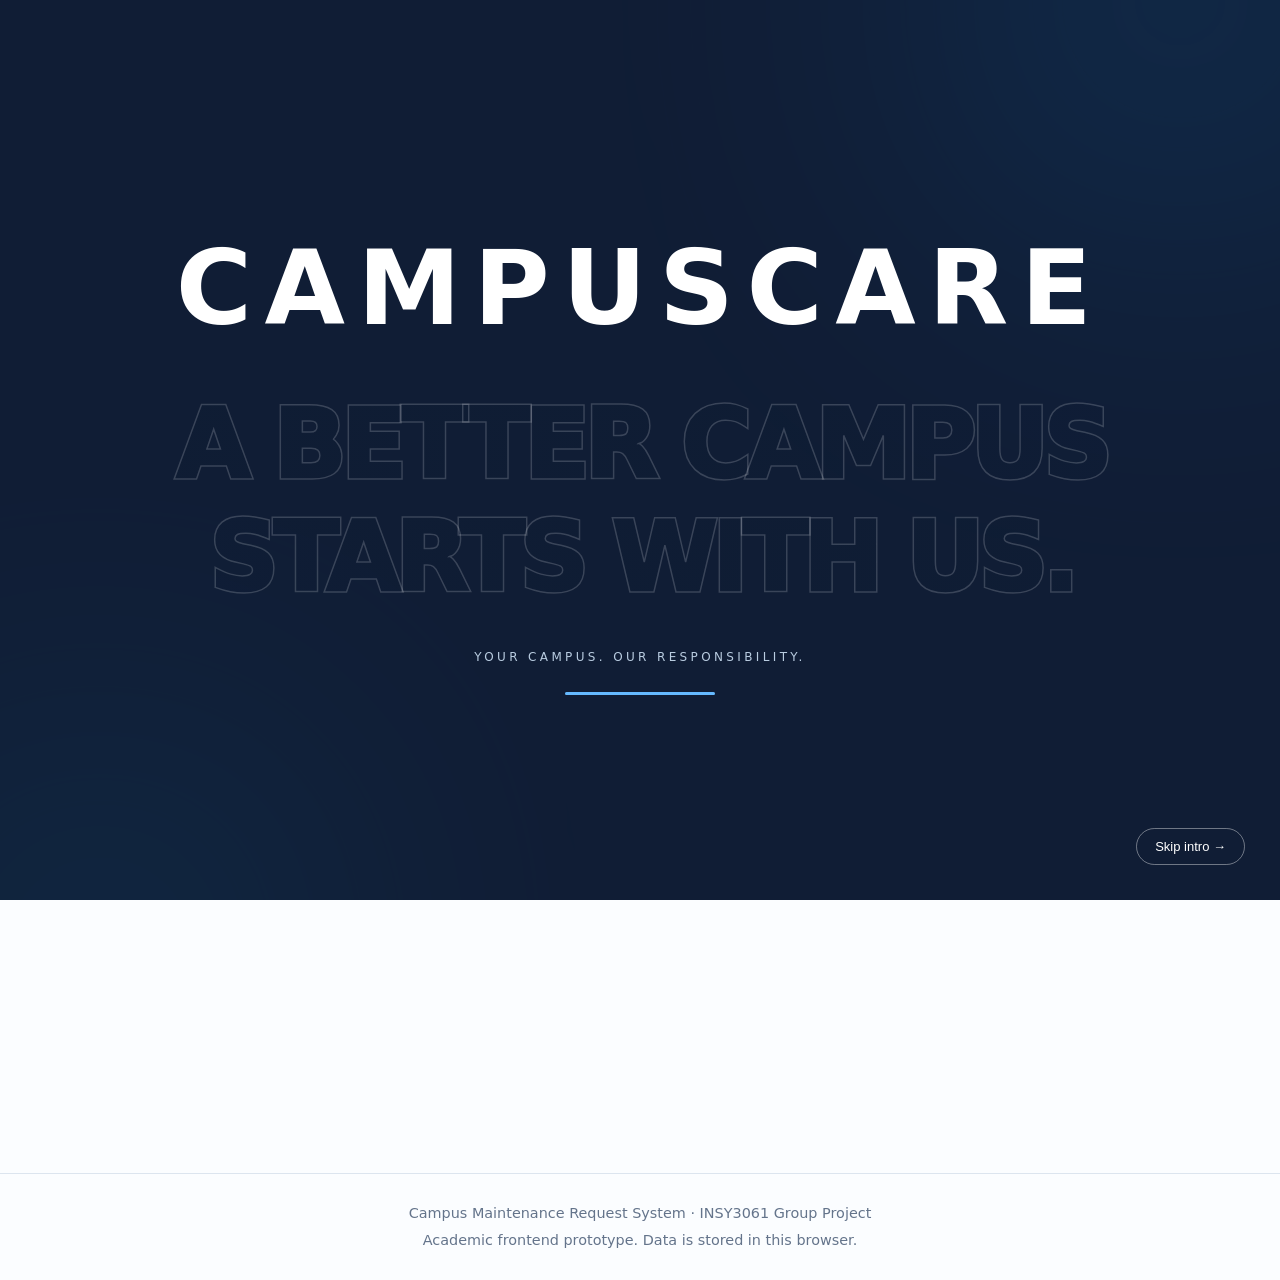
<file: index.html>
<!DOCTYPE html>
<html lang="en">
<head>
    <meta charset="UTF-8">
    <meta name="viewport" content="width=device-width, initial-scale=1.0">
    <meta name="description" content="Campus Maintenance Request System">
    <title>CampusCare | A Better Campus Starts With Us</title>

    <link rel="stylesheet" href="css/style.css">

    <style>
        /* INTRO SCREEN */
        .intro-screen {
            display: none;
            position: fixed;
            inset: 0;
            z-index: 9999;
            background: #101d35;
            justify-content: center;
            align-items: center;
            flex-direction: column;
            text-align: center;
            overflow: hidden;
            padding: 24px;
        }

        html.show-intro .intro-screen {
            display: flex;
        }

        html.show-intro body > :not(.intro-screen) {
            opacity: 0;
            pointer-events: none;
        }

        body > header,
        body > main,
        body > footer {
            transition: opacity 0.9s ease;
        }

        .intro-screen::before {
            content: "";
            position: absolute;
            width: 500px;
            height: 500px;
            background: #1768a8;
            filter: blur(150px);
            opacity: 0.22;
            border-radius: 50%;
            top: -250px;
            right: -150px;
        }

        .intro-screen::after {
            content: "";
            position: absolute;
            width: 400px;
            height: 400px;
            background: #168bba;
            filter: blur(150px);
            opacity: 0.16;
            border-radius: 50%;
            bottom: -250px;
            left: -100px;
        }

        .intro-content {
            position: relative;
            z-index: 2;
            width: 100%;
        }

        .intro-brand {
            color: #ffffff;
            font-size: clamp(2.8rem, 9vw, 6.5rem);
            font-weight: 900;
            letter-spacing: 0.12em;
            margin: 0 0 22px;
            opacity: 0;
            animation: intro-reveal 0.9s ease forwards;
        }

        /* IMAGE MASKED INSIDE THE HEADING */
        .masked-heading {
            display: flex;
            flex-direction: column;
            align-items: center;
            gap: 8px;
            margin: 0;
        }

        .masked-line {
            display: block;
            font-size: clamp(2rem, 7.5vw, 6rem);
            font-weight: 1000;
            line-height: 1.1;
            letter-spacing: -0.055em;
                  -webkit-text-stroke: 1.5px rgba(255, 255, 255, 0.18);
            background-image:
                linear-gradient(
                    90deg,
                    rgba(8, 25, 48, 0.1),
                    rgba(8, 25, 48, 0.1)
                ),
                url("https://images.unsplash.com/photo-1562774053-701939374585?auto=format&fit=crop&w=1800&q=85");

            background-size: 200% auto;
            background-position: 0% center;
            background-clip: text;
            -webkit-background-clip: text;
            color: transparent;
            -webkit-text-fill-color: transparent;

            opacity: 0;
            animation:
                heading-reveal 3.5s ease forwards,
                image-move 8s linear infinite;
        }

        .masked-line:nth-child(1) {
            animation-delay: 0.8s, 0s;
        }

        .masked-line:nth-child(2) {
            animation-delay: 1.6s, 0s;
        }

        .intro-caption {
            color: #b9cce0;
            font-size: 12px;
            letter-spacing: 0.28em;
            text-transform: uppercase;
            margin-top: 35px;
            opacity: 0;
            animation: intro-reveal 0.8s ease 2.4s forwards;
        }

        .intro-loader {
            width: 150px;
            height: 3px;
            background: rgba(255, 255, 255, 0.15);
            margin: 25px auto 0;
            overflow: hidden;
            border-radius: 10px;
            opacity: 0;
            animation: intro-reveal 0.5s ease 2.5s forwards;
        }

        .intro-loader span {
            display: block;
            height: 100%;
            width: 100%;
            background: #65b9ff;
            transform: scaleX(0);
            transform-origin: left;
            animation: loading 1.5s ease 2.7s forwards;
        }

        .skip-intro {
            position: absolute;
            z-index: 3;
            bottom: 35px;
            right: 35px;
            background: transparent;
            border: 1px solid rgba(255, 255, 255, 0.4);
            color: #ffffff;
            padding: 10px 18px;
            border-radius: 30px;
            cursor: pointer;
            font-size: 13px;
            transition: background 0.3s ease;
        }

        .skip-intro:hover {
            background: rgba(255, 255, 255, 0.12);
        }

        .intro-screen.is-leaving {
            animation: intro-fade-out 0.8s ease forwards;
            pointer-events: none;
        }

        @keyframes intro-reveal {
            from {
                opacity: 0;
                transform: translateY(25px);
            }
            to {
                opacity: 1;
                transform: translateY(0);
            }
        }

        @keyframes heading-reveal {
            from {
                opacity: 0;
                transform: translateY(35px);
                filter: blur(10px);
            }
            to {
                opacity: 1;
                transform: translateY(0);
                filter: blur(0);
            }
        }

        @keyframes image-move {
            from {
                background-position: 0% center;
            }
            to {
                background-position: 100% center;
            }
        }

        @keyframes loading {
            to {
                transform: scaleX(1);
            }
        }

        @keyframes intro-fade-out {
            to {
                opacity: 0;
                visibility: hidden;
            }
        }

        @media (max-width: 600px) {
            .skip-intro {
                bottom: 20px;
                right: 20px;
            }

            .intro-caption {
                font-size: 10px;
                letter-spacing: 0.16em;
            }
        }

        @media (prefers-reduced-motion: reduce) {
            .intro-screen,
            .intro-screen * {
                animation-duration: 0.01ms !important;
                animation-iteration-count: 1 !important;
                transition-duration: 0.01ms !important;
            }
        }

        /* ORGANIC SWARM CURSOR */
.hero {
    position: relative;
    isolation: isolate;
    overflow: hidden;
}

#swarm-canvas {
    position: absolute;
    inset: 0;
    width: 100%;
    height: 100%;
    z-index: 0;
    pointer-events: none;
}

.hero > *:not(#swarm-canvas) {
    position: relative;
    z-index: 1;
}

@media (hover: none), (pointer: coarse),
       (prefers-reduced-motion: reduce) {
    #swarm-canvas {
        display: none;
    }
}
    </style>

    <script>
       // Show the intro every time the homepage loads.
document.documentElement.classList.add("show-intro");
    </script>
</head>

<body>

    <!-- CAMPUSCARE INTRO ANIMATION -->
    <section class="intro-screen" id="intro-screen" aria-label="CampusCare introduction">

        <div class="intro-content">

            <h1 class="intro-brand">CAMPUSCARE</h1>

            <h2 class="masked-heading">
                <span class="masked-line">A BETTER CAMPUS</span>
                <span class="masked-line">STARTS WITH US.</span>
            </h2>

            <p class="intro-caption">
                Your campus. Our responsibility.
            </p>

            <div class="intro-loader">
                <span></span>
            </div>

        </div>

        <button class="skip-intro" id="skip-intro" type="button">
            Skip intro →
        </button>

    </section>


    <!-- EXISTING CAMPUSCARE WEBSITE -->

    <header class="site-header">
        <a class="brand" href="index.html">CampusCare</a>

        <nav aria-label="Main navigation">
            <a href="index.html">Home</a>
            <a href="about.html">About</a>
            <a class="button button-small" href="login.html">Sign in</a>
        </nav>
    </header>

    <main>

        <section class="hero">
          <canvas id="swarm-canvas" aria-hidden="true"></canvas>
            <p class="eyebrow">Wollo University · Campus services</p>

            <h1>Report it. Track it. <span>Get it fixed.</span></h1>

            <p class="hero-copy">
                A simple way for students to report campus maintenance
                problems and follow their progress.
            </p>

            <div class="hero-actions">
                <a class="button" href="register.html">
                    Create student account
                </a>

                <a class="button button-outline" href="login.html">
                    Sign in
                </a>
            </div>
        </section>


        <section class="features" aria-labelledby="features-title">

            <div class="section-heading scroll-reveal">
                <p class="eyebrow">How it works</p>
                <h2 id="features-title">
                    Maintenance requests, made clearer
                </h2>
            </div>

            <div class="feature-grid">

                <article class="feature-card scroll-reveal">
                    <div class="feature-icon" aria-hidden="true">01</div>
                    <h3>Submit a request</h3>
                    <p>
                        Describe the issue, choose its category and tell
                        the maintenance team where it happened.
                    </p>
                </article>

                <article class="feature-card scroll-reveal">
                    <div class="feature-icon" aria-hidden="true">02</div>
                    <h3>Track progress</h3>
                    <p>
                        Check whether your request is pending, being
                        worked on or completed.
                    </p>
                </article>

                <article class="feature-card scroll-reveal">
                    <div class="feature-icon" aria-hidden="true">03</div>
                    <h3>Manage efficiently</h3>
                    <p>
                        Administrators can review, search and update
                        submitted maintenance requests.
                    </p>
                </article>

            </div>
        </section>

    </main>


    <footer class="site-footer scroll-reveal">
        <p>Campus Maintenance Request System · INSY3061 Group Project</p>
        <p class="small-note">
            Academic frontend prototype. Data is stored in this browser.
        </p>
    </footer>


    <!-- INTRO ANIMATION CONTROL -->
    <script>
        (function () {
            const intro = document.getElementById("intro-screen");
            const skipButton = document.getElementById("skip-intro");
            const html = document.documentElement;

            if (!html.classList.contains("show-intro")) {
                return;
            }

            let finished = false;

            function finishIntro() {
                if (finished) return;

                finished = true;
                intro.classList.add("is-leaving");

                setTimeout(function () {
                    html.classList.remove("show-intro");
                    intro.remove();
                }, 850);
            }

            // Automatically finish the intro after approximately 4.5 seconds.
            const introTimer = setTimeout(finishIntro, 4500);

            // Allow visitors to skip the animation.
            skipButton.addEventListener("click", function () {
                clearTimeout(introTimer);
                finishIntro();
            });
        })();



/* CAMPUSCARE - ORGANIC PARTICLE SWARM */
(function () {
    const hero = document.querySelector(".hero");
    const canvas = document.getElementById("swarm-canvas");

    if (!hero || !canvas) return;

    if (
        window.matchMedia("(hover: none), (pointer: coarse)").matches ||
        window.matchMedia("(prefers-reduced-motion: reduce)").matches
    ) return;

    const ctx = canvas.getContext("2d");
    if (!ctx) return;

    let width = 0;
    let height = 0;
    let animationFrame;
    let idleFrames = 0;
    let hasSeeded = false;
    let time = 0;

    const mouse = {
        x: -1000,
        y: -1000,
        active: false
    };

    const colors = [
        "#38bdf8",
        "#22d3ee",
        "#60a5fa",
        "#0ea5e9",
        "#a5f3fc"
    ];

    const particles = [];
    const particleCount = 75;

    for (let i = 0; i < particleCount; i++) {
        const angle = Math.random() * Math.PI * 2;

        // Smaller swarm radius
        const distance = Math.random() * 25 + 5;

        particles.push({
            x: 0,
            y: 0,
            vx: 0,
            vy: 0,

            offsetX: Math.cos(angle) * distance,
            offsetY: Math.sin(angle) * distance,

            phase: Math.random() * Math.PI * 2,
            speed: Math.random() * 0.018 + 0.005,

            // Smaller, sharper particles
            size: Math.random() * 0.8 + 0.5,

            color: colors[Math.floor(Math.random() * colors.length)]
        });
    }

    function resizeCanvas() {
        const rect = hero.getBoundingClientRect();
        const dpr = Math.min(window.devicePixelRatio || 1, 2);

        width = rect.width;
        height = rect.height;

        canvas.width = width * dpr;
        canvas.height = height * dpr;

        ctx.setTransform(dpr, 0, 0, dpr, 0, 0);
    }

    resizeCanvas();
    window.addEventListener("resize", resizeCanvas);

    hero.addEventListener("pointermove", function (event) {
        const rect = hero.getBoundingClientRect();

        mouse.x = event.clientX - rect.left;
        mouse.y = event.clientY - rect.top;
        mouse.active = true;

        idleFrames = 0;

        if (!hasSeeded) {
            particles.forEach(function (p) {
                p.x = mouse.x + (Math.random() - 0.5) * 50;
                p.y = mouse.y + (Math.random() - 0.5) * 50;
            });

            hasSeeded = true;
        }
    });

    hero.addEventListener("pointerleave", function () {
        mouse.active = false;
    });

    // Draw crisp particles without blur or glow.
    function drawParticle(p, alpha) {
        ctx.globalAlpha = alpha;
        ctx.fillStyle = p.color;

        ctx.beginPath();
        ctx.arc(p.x, p.y, p.size, 0, Math.PI * 2);
        ctx.fill();

        ctx.globalAlpha = 1;
    }

    function animate() {
        animationFrame = requestAnimationFrame(animate);
        time += 1;

        // Fade old particle trails.
        ctx.globalCompositeOperation = "destination-out";
        ctx.fillStyle = "rgba(0,0,0,0.12)";
        ctx.fillRect(0, 0, width, height);
        ctx.globalCompositeOperation = "source-over";

        if (mouse.active) {
            idleFrames = 0;
        } else {
            idleFrames++;
        }

        const fade = Math.max(0, 1 - idleFrames / 100);

        if (fade <= 0 || !hasSeeded) return;

        particles.forEach(function (p) {
            if (mouse.active) {
                p.phase += p.speed;

                const wobbleX = Math.sin(time * 0.012 + p.phase) * 4;
                const wobbleY = Math.cos(time * 0.015 + p.phase) * 4;

                const targetX = mouse.x + p.offsetX + wobbleX;
                const targetY = mouse.y + p.offsetY + wobbleY;

                p.vx += (targetX - p.x) * 0.025;
                p.vy += (targetY - p.y) * 0.025;
            }

            // Natural momentum and friction.
            p.vx *= 0.89;
            p.vy *= 0.89;

            p.x += p.vx;
            p.y += p.vy;

            drawParticle(p, fade);
        });

        // Fine connecting lines between nearby particles.
        if (mouse.active) {
            for (let i = 0; i < particles.length; i++) {
                for (let j = i + 1; j < particles.length; j++) {
                    const a = particles[i];
                    const b = particles[j];

                    const dx = a.x - b.x;
                    const dy = a.y - b.y;
                    const distance = Math.sqrt(dx * dx + dy * dy);

                    if (distance < 35) {
                        const opacity = (1 - distance / 35) * 0.18;

                        ctx.beginPath();
                        ctx.moveTo(a.x, a.y);
                        ctx.lineTo(b.x, b.y);

                        ctx.strokeStyle =
                            "rgba(56, 189, 248," + opacity + ")";

                        ctx.lineWidth = 0.4;
                        ctx.stroke();
                    }
                }
            }
        }
    }

    animate();

    window.addEventListener("pagehide", function () {
        cancelAnimationFrame(animationFrame);
        window.removeEventListener("resize", resizeCanvas);
    });
})();




/* CAMPUSCARE - SCROLL REVEAL */
(function () {
    const elements = document.querySelectorAll(".scroll-reveal");

    // Respect reduced-motion preferences.
    if (window.matchMedia("(prefers-reduced-motion: reduce)").matches) {
        elements.forEach(function (element) {
            element.classList.add("is-visible");
        });
        return;
    }

    // If IntersectionObserver is unsupported, show everything.
    if (!("IntersectionObserver" in window)) {
        elements.forEach(function (element) {
            element.classList.add("is-visible");
        });
        return;
    }

    document.body.classList.add("reveal-enabled");

    const observer = new IntersectionObserver(function (entries) {
        entries.forEach(function (entry) {
            if (entry.isIntersecting) {
                entry.target.classList.add("is-visible");
                observer.unobserve(entry.target);
            }
        });
    }, {
        threshold: 0.1,
        rootMargin: "0px 0px -20px 0px"
    });

    elements.forEach(function (element) {
        observer.observe(element);
    });
})();
    </script>



</body>
</html>
</file>
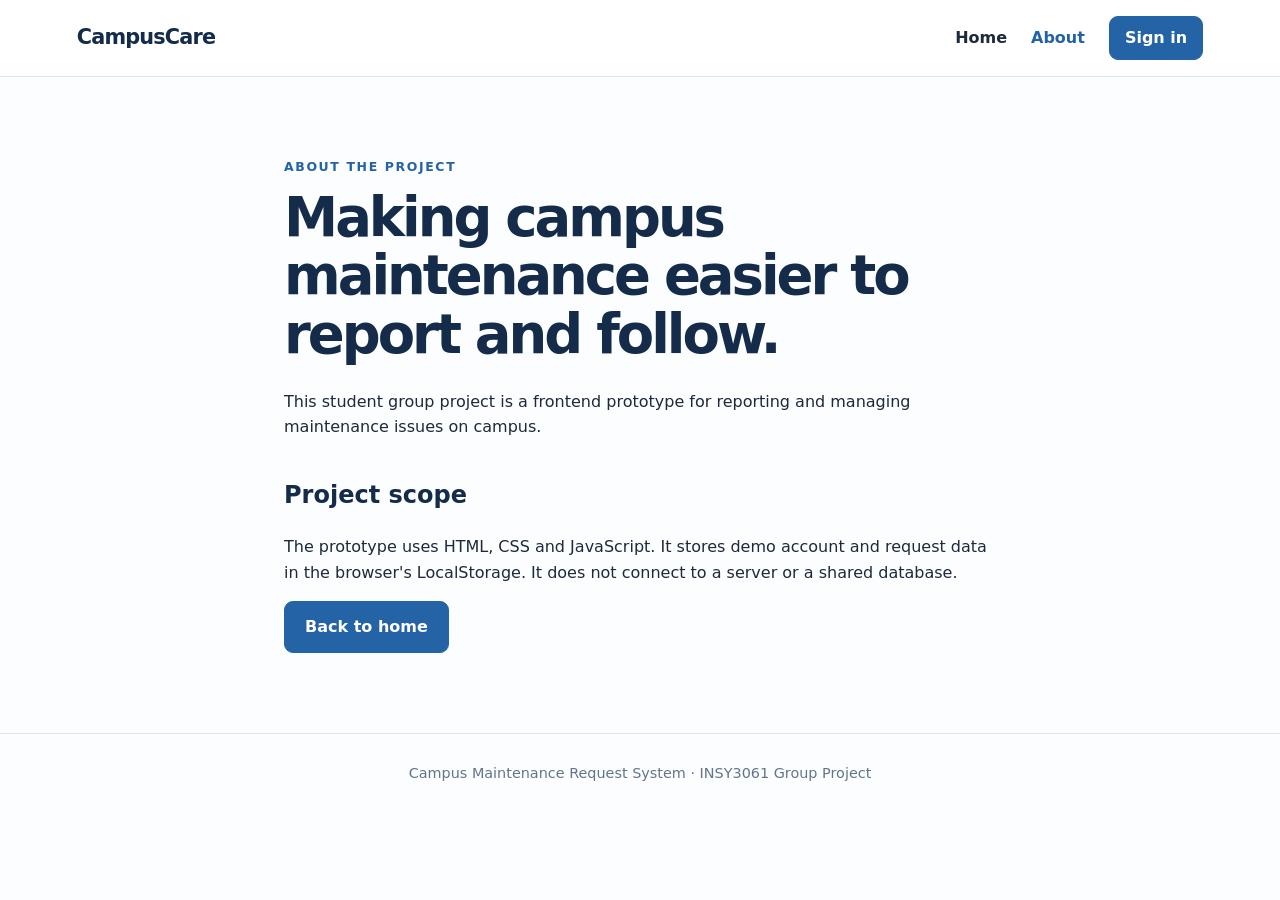
<file: about.html>
<!DOCTYPE html>
<html lang="en">
<head>
  <meta charset="UTF-8">
  <meta name="viewport" content="width=device-width, initial-scale=1.0">
  <title>About | CampusCare</title>
  <link rel="stylesheet" href="css/style.css">
</head>
<body>
  <header class="site-header">
    <a class="brand" href="index.html">CampusCare</a>
    <nav aria-label="Main navigation">
      <a href="index.html">Home</a>
      <a href="about.html" aria-current="page">About</a>
      <a class="button button-small" href="login.html">Sign in</a>
    </nav>
  </header>
  <main class="narrow-page">
    <p class="eyebrow">About the project</p>
    <h1>Making campus maintenance easier to report and follow.</h1>
    <p>This student group project is a frontend prototype for reporting and managing maintenance issues on campus.</p>
    <h2>Project scope</h2>
    <p>The prototype uses HTML, CSS and JavaScript. It stores demo account and request data in the browser's LocalStorage. It does not connect to a server or a shared database.</p>
    <a class="button" href="index.html">Back to home</a>
  </main>
  <footer class="site-footer"><p>Campus Maintenance Request System · INSY3061 Group Project</p></footer>
</body>
</html>
</file>
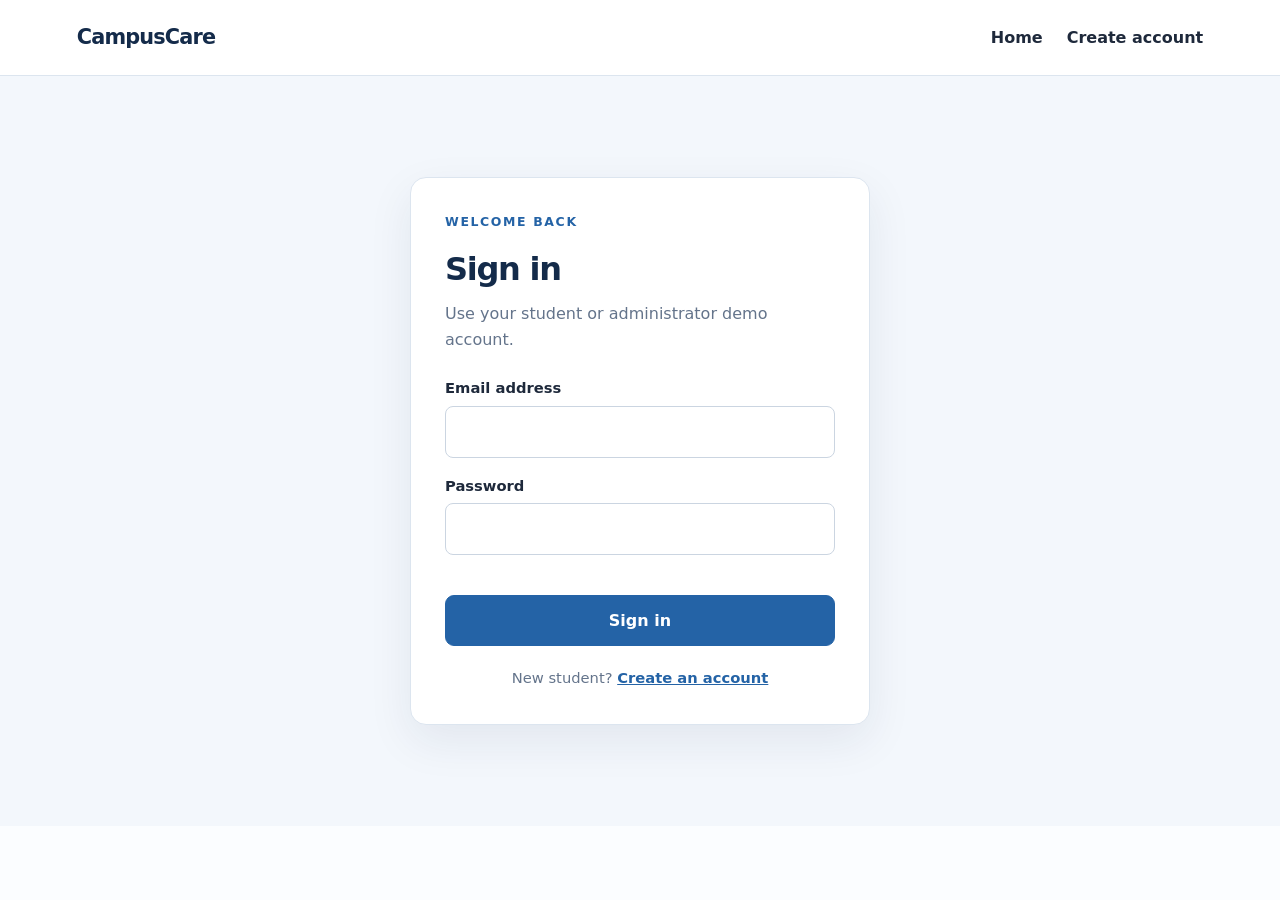
<file: login.html>
<!DOCTYPE html>
<html lang="en">
<head>
  <meta charset="UTF-8">
  <meta name="viewport" content="width=device-width, initial-scale=1.0">
  <title>Sign in | CampusCare</title>
  <link rel="stylesheet" href="css/style.css">
  <link rel="stylesheet" href="css/auth.css">
</head>
<body>
  <header class="site-header">
    <a class="brand" href="index.html">CampusCare</a>
    <nav aria-label="Main navigation"><a href="index.html">Home</a><a href="register.html">Create account</a></nav>
  </header>
  <main class="auth-wrap">
    <form class="auth-card" id="login-form" novalidate>
      <p class="eyebrow">Welcome back</p>
      <h1>Sign in</h1>
      <p class="muted">Use your student or administrator demo account.</p>
      <label for="email">Email address</label>
      <input id="email" name="email" type="email" autocomplete="username" required>
      <label for="password">Password</label>
      <input id="password" name="password" type="password" autocomplete="current-password" required>
      <p class="form-message" id="login-message" role="alert"></p>
      <button class="button full-width" type="submit">Sign in</button>
      <p class="auth-switch">New student? <a href="register.html">Create an account</a></p>
    </form>
  </main>
  <script src="js/storage.js"></script>
  <script src="js/auth.js"></script>
</body>
</html>
</file>
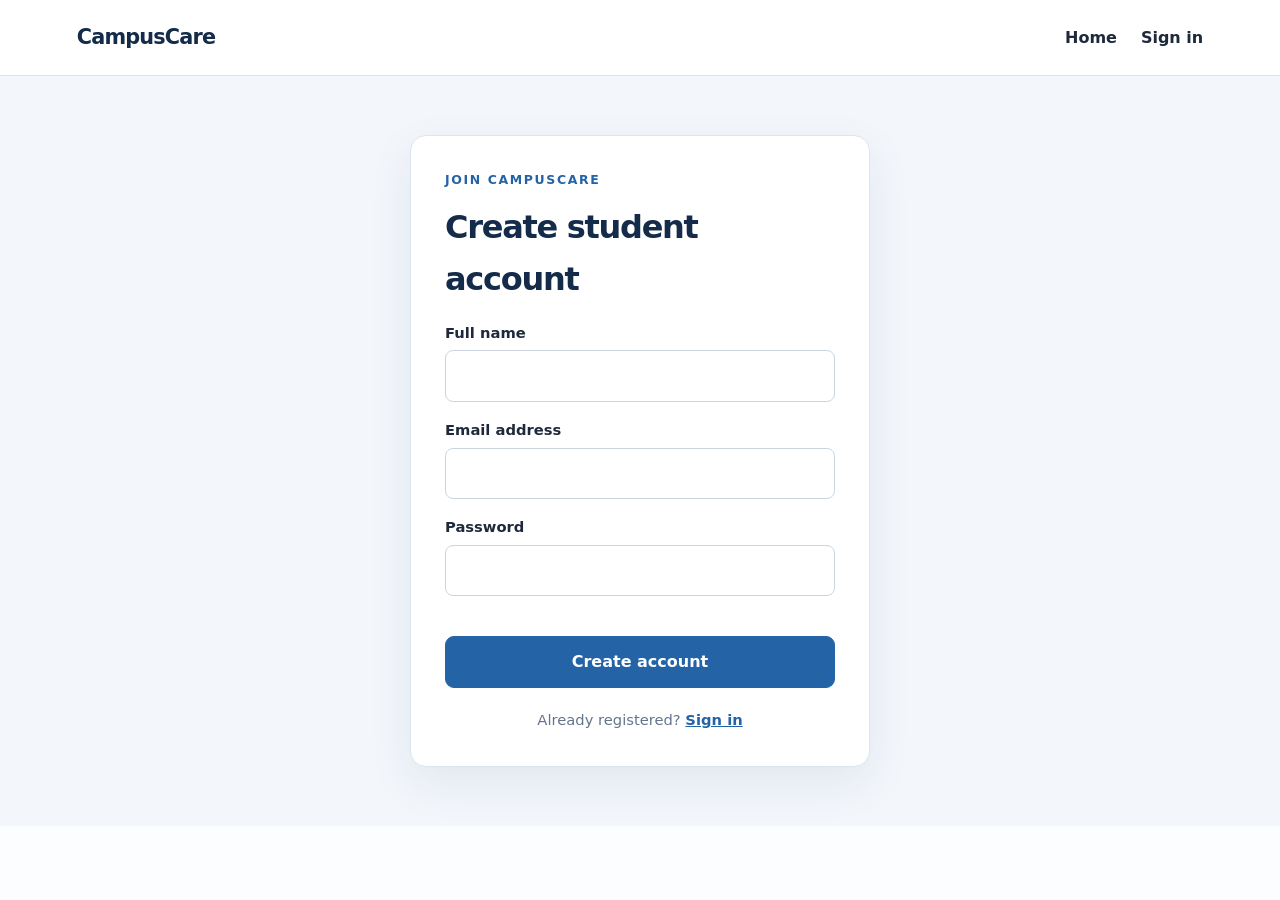
<file: register.html>
<!DOCTYPE html>
<html lang="en">
<head>
  <meta charset="UTF-8">
  <meta name="viewport" content="width=device-width, initial-scale=1.0">
  <title>Register | CampusCare</title>
  <link rel="stylesheet" href="css/style.css">
  <link rel="stylesheet" href="css/auth.css">
</head>
<body>
  <header class="site-header">
    <a class="brand" href="index.html">CampusCare</a>
    <nav aria-label="Main navigation"><a href="index.html">Home</a><a href="login.html">Sign in</a></nav>
  </header>
  <main class="auth-wrap">
    <form class="auth-card" id="register-form" novalidate>
      <p class="eyebrow">Join CampusCare</p>
      <h1>Create student account</h1>
      <label for="full-name">Full name</label>
      <input id="full-name" name="fullName" type="text" autocomplete="name" required minlength="2">
      <label for="reg-email">Email address</label>
      <input id="reg-email" name="email" type="email" autocomplete="email" required>
      <label for="reg-password">Password</label>
      <input id="reg-password" name="password" type="password" autocomplete="new-password" required minlength="6">
      <p class="form-message" id="register-message" role="alert"></p>
      <button class="button full-width" type="submit">Create account</button>
      <p class="auth-switch">Already registered? <a href="login.html">Sign in</a></p>
    </form>
  </main>
  <script src="js/storage.js"></script>
  <script src="js/auth.js"></script>
</body>
</html>
</file>
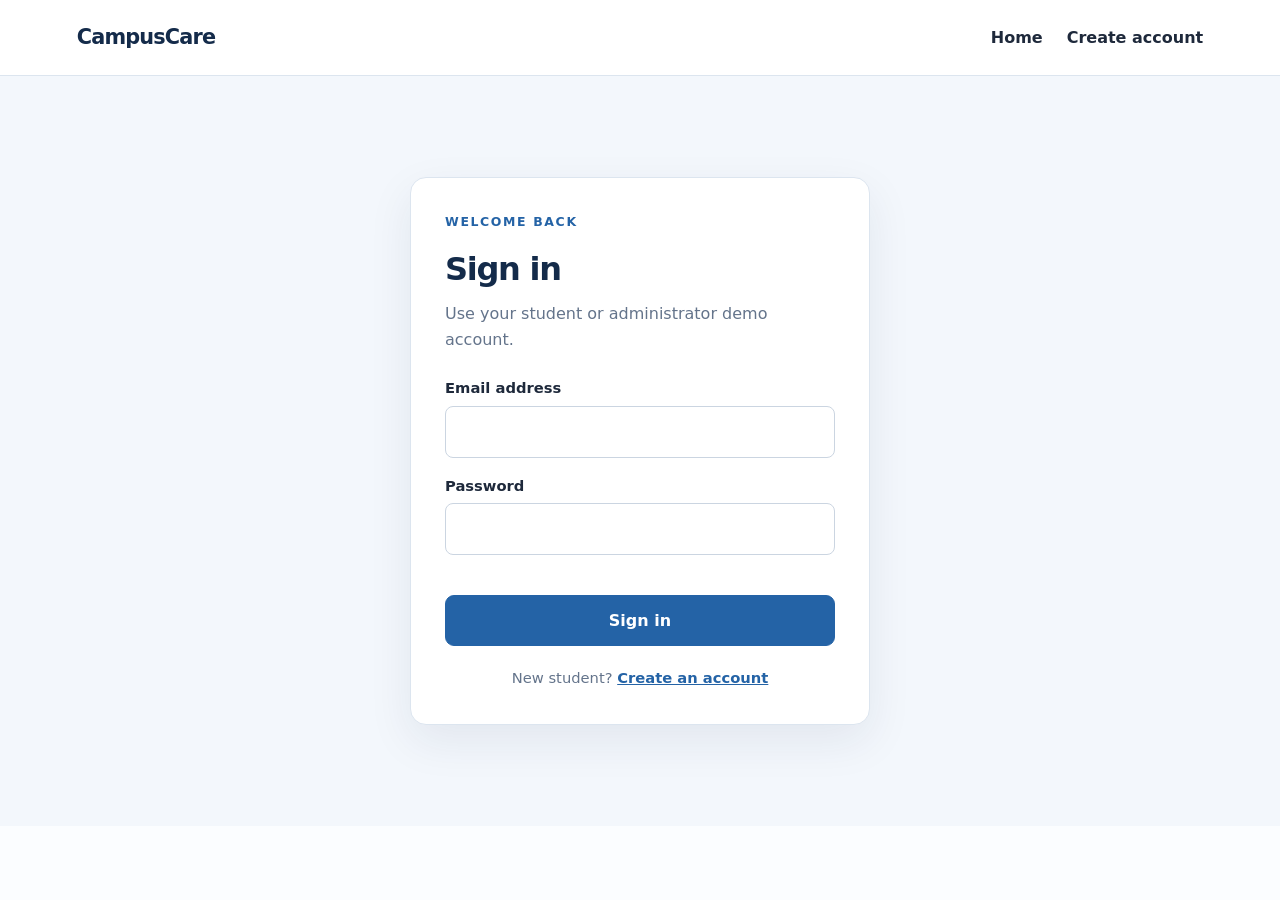
<file: admin/dashboard.html>
<!DOCTYPE html>
<html lang="en">
<head>
    <meta charset="UTF-8">
    <meta name="viewport" content="width=device-width, initial-scale=1.0">

    <title>Admin Dashboard | CampusCare</title>

    <link rel="stylesheet" href="../css/style.css">
    <link rel="stylesheet" href="../css/dashboard.css">

    <style>
        .admin-page {
            max-width: 1250px;
            margin: 40px auto;
            padding: 0 22px;
        }

        .admin-heading {
            display: flex;
            justify-content: space-between;
            align-items: center;
            gap: 20px;
            flex-wrap: wrap;
            margin-bottom: 30px;
        }

        .admin-heading h1 {
            color: #183153;
            font-size: 30px;
            margin: 10px 0;
        }

        .admin-heading p {
            color: #64748b;
        }

        .admin-welcome {
            margin-bottom: 28px;
            padding: 20px 24px;
            background: #eaf3fc;
            border-left: 5px solid #1769aa;
            border-radius: 9px;
            color: #28547b;
            line-height: 1.6;
        }

        .admin-stats {
            display: grid;
            grid-template-columns: repeat(4, minmax(0, 1fr));
            gap: 20px;
            margin-bottom: 30px;
        }

        .admin-stat {
            padding: 24px;
            background: white;
            border: 1px solid #e2e8f0;
            border-radius: 13px;
            box-shadow: 0 4px 15px rgba(20, 40, 70, 0.05);
        }

        .admin-stat span {
            display: block;
            color: #64748b;
            font-size: 14px;
            font-weight: 600;
            margin-bottom: 13px;
        }

        .admin-stat strong {
            display: block;
            color: #183153;
            font-size: 32px;
        }

        .admin-stat.pending {
            border-top: 4px solid #e9a23b;
        }

        .admin-stat.progress {
            border-top: 4px solid #1769aa;
        }

        .admin-stat.completed {
            border-top: 4px solid #26976a;
        }

        .admin-stat.total {
            border-top: 4px solid #64748b;
        }

        .admin-panel {
            padding: 25px;
            background: white;
            border: 1px solid #e2e8f0;
            border-radius: 13px;
            box-shadow: 0 4px 15px rgba(20, 40, 70, 0.05);
        }

        .admin-panel-heading {
            display: flex;
            justify-content: space-between;
            align-items: center;
            gap: 15px;
            flex-wrap: wrap;
            margin-bottom: 22px;
        }

        .admin-panel-heading h2 {
            margin: 0;
            color: #183153;
            font-size: 21px;
        }

        .admin-panel-heading a {
            color: #1769aa;
            font-weight: 600;
            text-decoration: none;
        }

        .admin-panel-heading a:hover {
            text-decoration: underline;
        }

        #admin-recent {
            width: 100%;
            overflow-x: auto;
        }

        #admin-recent table {
            width: 100%;
            border-collapse: collapse;
            background: white;
        }

        #admin-recent th {
            background: #eaf1f8;
            color: #183153;
            text-align: left;
            white-space: nowrap;
        }

        #admin-recent th,
        #admin-recent td {
            padding: 15px;
            border-bottom: 1px solid #e8edf3;
        }

        #admin-recent tr:hover td {
            background: #f8fafc;
        }

        .admin-footer-note {
            margin-top: 22px;
            color: #64748b;
            font-size: 14px;
            line-height: 1.6;
        }

        @media (max-width: 850px) {
            .admin-stats {
                grid-template-columns: repeat(2, minmax(0, 1fr));
            }
        }

        @media (max-width: 550px) {
            .admin-page {
                margin: 25px auto;
                padding: 0 15px;
            }

            .admin-stats {
                grid-template-columns: 1fr;
            }

            .admin-heading {
                align-items: flex-start;
                flex-direction: column;
            }

            .admin-panel {
                padding: 17px;
            }

            .admin-heading h1 {
                font-size: 25px;
            }
        }
    </style>
</head>

<body>

<header class="site-header">
    <a class="brand" href="../index.html">CampusCare Admin</a>

    <nav>
        <a href="dashboard.html" aria-current="page">Dashboard</a>
        <a href="manage-requests.html">Manage requests</a>
        <button class="link-button" data-logout>Sign out</button>
    </nav>
</header>

<main class="admin-page">

    <section class="admin-heading">
        <div>
            <p class="eyebrow">Administration / Overview</p>

            <h1>Maintenance Dashboard</h1>

            <p class="muted">
                Monitor campus maintenance requests and track
                their progress from one place.
            </p>
        </div>

        <a class="button" href="manage-requests.html">
            Manage requests
        </a>
    </section>

    <div class="admin-welcome">
        <strong>Welcome, Administrator!</strong>
        Review new maintenance reports, monitor ongoing work,
        and make sure campus problems are handled efficiently.
    </div>

    <section class="admin-stats">

        <article class="admin-stat total">
            <span>Total requests</span>
            <strong id="admin-total">0</strong>
        </article>

        <article class="admin-stat pending">
            <span>Pending requests</span>
            <strong id="admin-pending">0</strong>
        </article>

        <article class="admin-stat progress">
            <span>In progress</span>
            <strong id="admin-progress">0</strong>
        </article>

        <article class="admin-stat completed">
            <span>Completed</span>
            <strong id="admin-completed">0</strong>
        </article>

    </section>

    <section class="admin-panel">

        <div class="admin-panel-heading">
            <h2>Latest submissions</h2>

            <a href="manage-requests.html">
                View all requests →
            </a>
        </div>

        <div id="admin-recent" class="table-wrap"></div>

        <p class="admin-footer-note">
            This section displays the latest maintenance
            requests submitted by students and other campus users.
            Use Manage Requests to review and update their status.
        </p>

    </section>

</main>

<script src="../js/storage.js"></script>
<script src="../js/admin.js"></script>

</body>
</html>
</file>
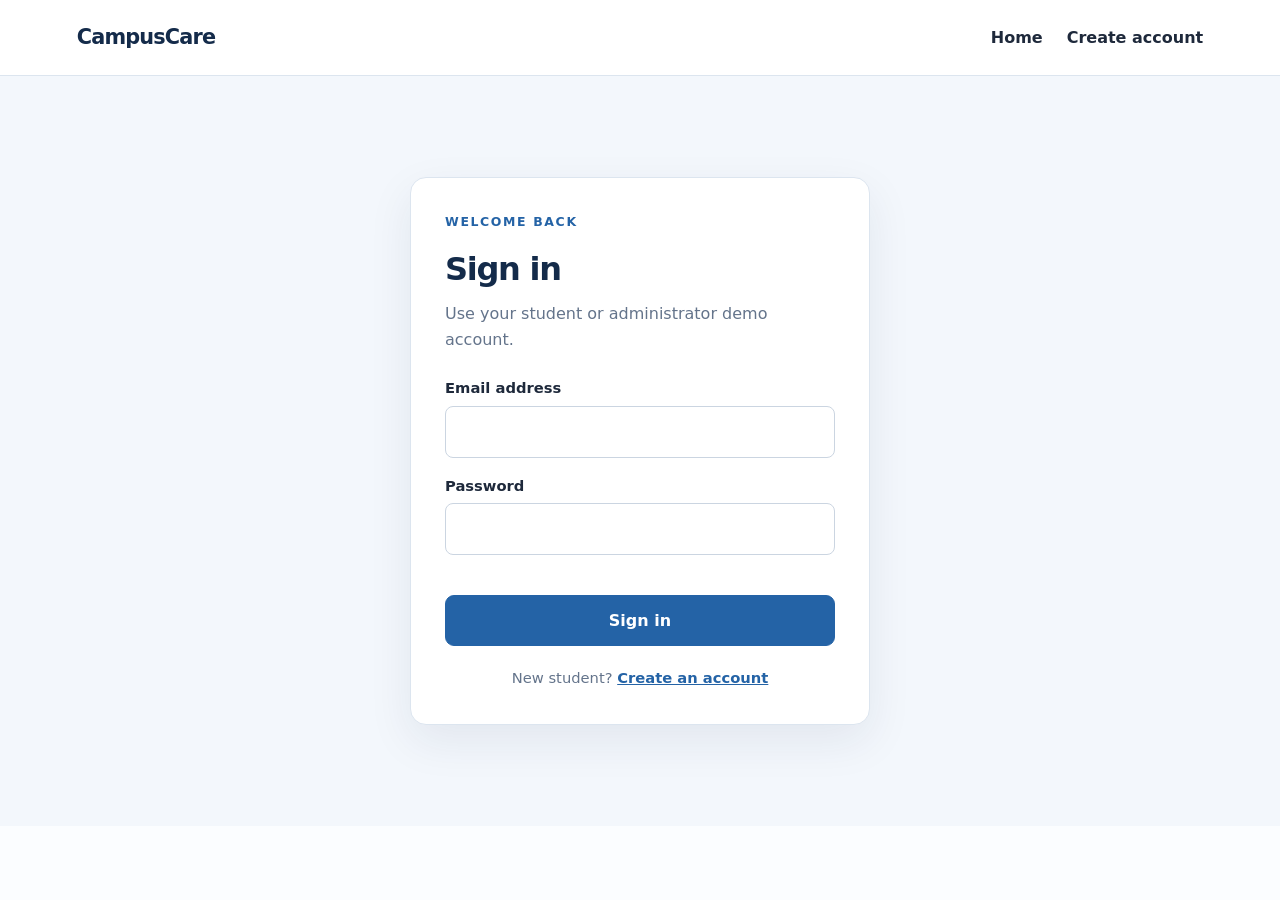
<file: admin/manage-requests.html>
<!DOCTYPE html>
<html lang="en">
<head>
    <meta charset="UTF-8">
    <meta name="viewport" content="width=device-width, initial-scale=1.0">
    <title>Manage Requests | CampusCare</title>

    <link rel="stylesheet" href="../css/style.css">
    <link rel="stylesheet" href="../css/dashboard.css">

    <style>
        .manage-page {
            max-width: 1150px;
            margin: 0 auto;
            padding: 40px 24px;
        }

        .manage-heading {
            margin-bottom: 28px;
        }

        .manage-heading h1 {
            margin: 8px 0;
            color: #17324d;
        }

        .manage-heading p {
            color: #64748b;
        }

        .manage-panel {
            background: #ffffff;
            padding: 26px;
            border-radius: 14px;
            box-shadow: 0 5px 20px rgba(0, 0, 0, 0.06);
        }

        .manage-panel h2 {
            margin: 0 0 20px;
            color: #17324d;
            font-size: 20px;
        }

        .toolbar {
            display: flex;
            align-items: center;
            flex-wrap: wrap;
            gap: 12px;
            margin-bottom: 24px;
        }

        #request-search {
            flex: 1;
            min-width: 220px;
        }

        #request-search,
        #admin-status-filter {
            padding: 12px 14px;
            border: 1px solid #d6dee8;
            border-radius: 8px;
            font: inherit;
            background: #ffffff;
        }

        #admin-status-filter {
            min-width: 160px;
        }

        .toolbar label:not(.sr-only) {
            font-weight: 600;
            color: #334155;
        }

        .table-wrap {
            width: 100%;
            overflow-x: auto;
        }

        @media (max-width: 600px) {
            .manage-page {
                padding: 25px 15px;
            }

            .manage-panel {
                padding: 18px;
            }

            .toolbar {
                align-items: stretch;
                flex-direction: column;
            }

            #request-search,
            #admin-status-filter {
                width: 100%;
            }
        }
    </style>
</head>

<body>

    <header class="site-header">
        <a class="brand" href="../index.html">CampusCare Admin</a>

        <nav>
            <a href="dashboard.html">Dashboard</a>
            <a href="manage-requests.html" aria-current="page">Manage requests</a>
            <button class="link-button" data-logout>Sign out</button>
        </nav>
    </header>

    <main class="manage-page">

        <div class="manage-heading">
            <p class="eyebrow">Administration</p>
            <h1>Manage maintenance requests</h1>
            <p class="muted">
                Review student reports, search requests, and update their progress.
            </p>
        </div>

        <section class="manage-panel">

            <h2>All maintenance requests</h2>

            <div class="toolbar">
                <label class="sr-only" for="request-search">
                    Search requests
                </label>

                <input
                    id="request-search"
                    type="search"
                    placeholder="Search title, location or student..."
                >

                <label for="admin-status-filter">Filter by status:</label>

                <select id="admin-status-filter">
                    <option value="All">All statuses</option>
                    <option>Pending</option>
                    <option>In Progress</option>
                    <option>Completed</option>
                </select>
            </div>

            <div
                id="manage-requests-list"
                class="table-wrap"
            ></div>

        </section>

    </main>

    <script src="../js/storage.js"></script>
    <script src="../js/admin.js"></script>

</body>
</html>
</file>
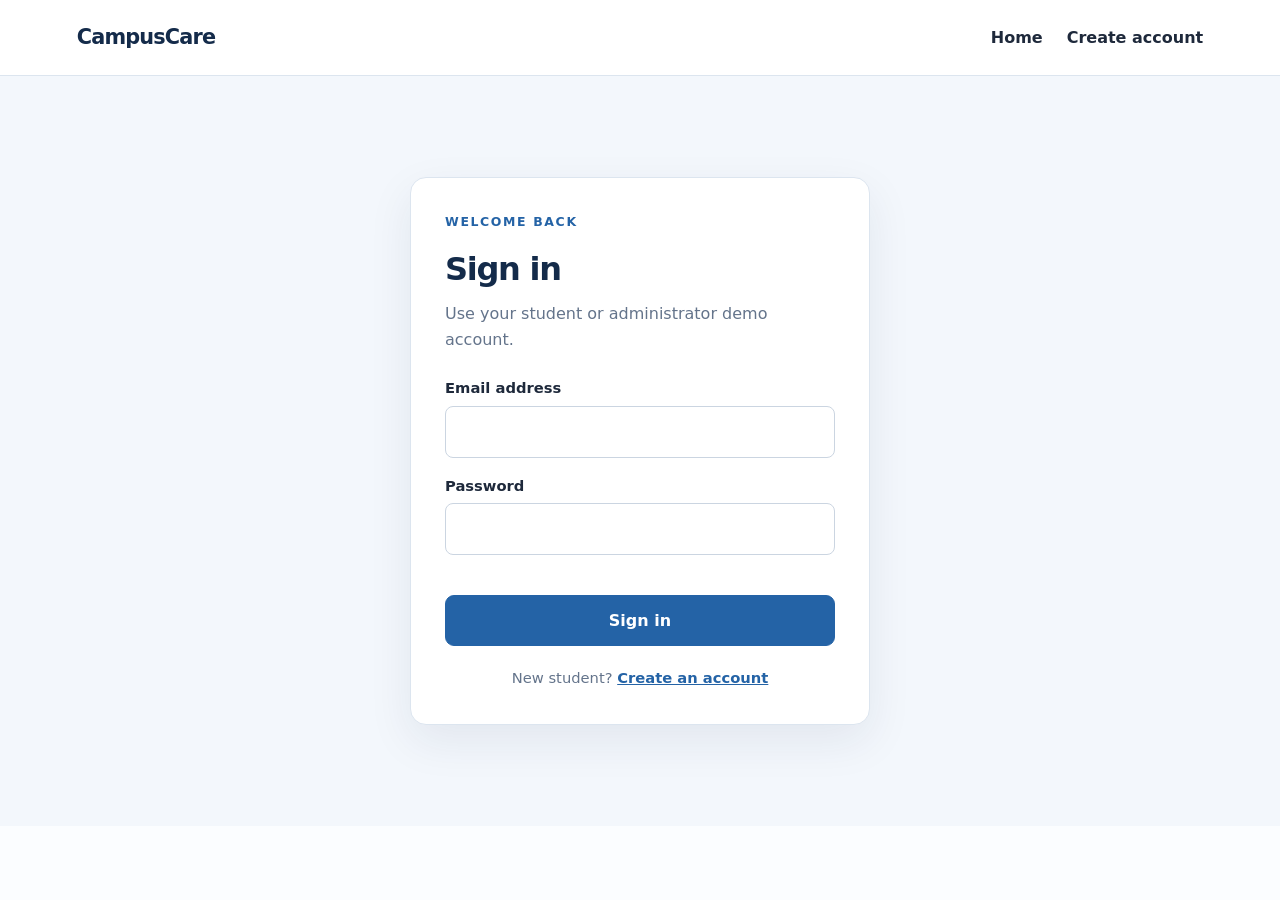
<file: student/dashboard.html>
<!DOCTYPE html>
<html lang="en">
<head>
    <meta charset="UTF-8">
    <meta name="viewport" content="width=device-width, initial-scale=1.0">

    <title>Student Dashboard | CampusCare</title>

    <link rel="stylesheet" href="../css/style.css">
    <link rel="stylesheet" href="../css/dashboard.css">

    <style>
        .student-page {
            max-width: 1250px;
            margin: 40px auto;
            padding: 0 22px;
        }

        .student-heading {
            display: flex;
            justify-content: space-between;
            align-items: center;
            gap: 20px;
            flex-wrap: wrap;
            margin-bottom: 30px;
        }

        .student-heading h1 {
            color: #183153;
            font-size: 30px;
            margin: 10px 0;
        }

        .student-heading p {
            color: #64748b;
            line-height: 1.6;
        }

        .student-welcome {
            margin-bottom: 28px;
            padding: 22px 25px;
            background: #eaf3fc;
            border-left: 5px solid #1769aa;
            border-radius: 10px;
            color: #28547b;
            line-height: 1.7;
        }

        .student-welcome strong {
            color: #183153;
        }

        .student-stats {
            display: grid;
            grid-template-columns: repeat(4, minmax(0, 1fr));
            gap: 20px;
            margin-bottom: 30px;
        }

        .student-stat {
            padding: 24px;
            background: #ffffff;
            border: 1px solid #e2e8f0;
            border-radius: 13px;
            box-shadow: 0 4px 15px rgba(20, 40, 70, 0.05);
            transition: transform 0.2s, box-shadow 0.2s;
        }

        .student-stat:hover {
            transform: translateY(-3px);
            box-shadow: 0 7px 20px rgba(20, 40, 70, 0.09);
        }

        .student-stat span {
            display: block;
            color: #64748b;
            font-size: 14px;
            font-weight: 600;
            margin-bottom: 13px;
        }

        .student-stat strong {
            display: block;
            color: #183153;
            font-size: 32px;
        }

        .student-stat.total {
            border-top: 4px solid #64748b;
        }

        .student-stat.pending {
            border-top: 4px solid #e9a23b;
        }

        .student-stat.progress {
            border-top: 4px solid #1769aa;
        }

        .student-stat.completed {
            border-top: 4px solid #26976a;
        }

        .student-panel {
            padding: 25px;
            background: white;
            border: 1px solid #e2e8f0;
            border-radius: 13px;
            box-shadow: 0 4px 15px rgba(20, 40, 70, 0.05);
        }

        .student-panel-heading {
            display: flex;
            justify-content: space-between;
            align-items: center;
            gap: 15px;
            flex-wrap: wrap;
            margin-bottom: 22px;
        }

        .student-panel-heading h2 {
            margin: 0;
            color: #183153;
            font-size: 21px;
        }

        .student-panel-heading a {
            color: #1769aa;
            font-weight: 600;
            text-decoration: none;
        }

        .student-panel-heading a:hover {
            text-decoration: underline;
        }

        #recent-requests {
            width: 100%;
            overflow-x: auto;
        }

        #recent-requests table {
            width: 100%;
            border-collapse: collapse;
            background: white;
        }

        #recent-requests th {
            background: #eaf1f8;
            color: #183153;
            text-align: left;
            white-space: nowrap;
        }

        #recent-requests th,
        #recent-requests td {
            padding: 15px;
            border-bottom: 1px solid #e8edf3;
        }

        #recent-requests tr:hover td {
            background: #f8fafc;
        }

        .student-quick-links {
            display: grid;
            grid-template-columns: 1fr 1fr;
            gap: 20px;
            margin-top: 25px;
        }

        .quick-link-card {
            padding: 22px;
            background: white;
            border: 1px solid #e2e8f0;
            border-radius: 12px;
        }

        .quick-link-card h3 {
            color: #183153;
            margin-top: 0;
        }

        .quick-link-card p {
            color: #64748b;
            line-height: 1.6;
        }

        .quick-link-card a {
            color: #1769aa;
            font-weight: 600;
            text-decoration: none;
        }

        .quick-link-card a:hover {
            text-decoration: underline;
        }

        @media (max-width: 850px) {
            .student-stats {
                grid-template-columns: repeat(2, minmax(0, 1fr));
            }
        }

        @media (max-width: 550px) {
            .student-page {
                margin: 25px auto;
                padding: 0 15px;
            }

            .student-heading {
                align-items: flex-start;
                flex-direction: column;
            }

            .student-heading h1 {
                font-size: 25px;
            }

            .student-stats {
                grid-template-columns: 1fr;
            }

            .student-panel {
                padding: 17px;
            }

            .student-quick-links {
                grid-template-columns: 1fr;
            }
        }
    </style>
</head>

<body>

<header class="site-header">
    <a class="brand" href="../index.html">CampusCare</a>

    <nav>
        <a href="dashboard.html" aria-current="page">Dashboard</a>
        <a href="new-request.html">New request</a>
        <a href="my-requests.html">My requests</a>
        <button class="link-button" data-logout>Sign out</button>
    </nav>
</header>

<main class="student-page">

    <section class="student-heading">
        <div>
            <p class="eyebrow">Student portal / Overview</p>

            <h1 id="welcome-title">Your dashboard</h1>

            <p class="muted">
                Report campus maintenance problems and
                follow the progress of your requests.
            </p>
        </div>

        <a class="button" href="new-request.html">
            ＋ Submit a request
        </a>
    </section>

    <div class="student-welcome">
        <strong>Welcome to CampusCare!</strong>
        <br>
        Use this dashboard to report problems around campus,
        track your maintenance requests, and stay updated
        as the maintenance team works on them.
    </div>

    <section class="student-stats" aria-label="Request summary">

        <article class="student-stat total">
            <span>Total requests</span>
            <strong id="stat-total">0</strong>
        </article>

        <article class="student-stat pending">
            <span>Pending requests</span>
            <strong id="stat-pending">0</strong>
        </article>

        <article class="student-stat progress">
            <span>In progress</span>
            <strong id="stat-progress">0</strong>
        </article>

        <article class="student-stat completed">
            <span>Completed</span>
            <strong id="stat-completed">0</strong>
        </article>

    </section>

    <section class="student-panel">

        <div class="student-panel-heading">
            <h2>Recent requests</h2>

            <a href="my-requests.html">
                View all requests →
            </a>
        </div>

        <div id="recent-requests" class="table-wrap"></div>

    </section>

    <section class="student-quick-links">

        <article class="quick-link-card">
            <h3>Report a new problem</h3>

            <p>
                Found a maintenance issue in your classroom,
                dormitory, or another campus facility?
                Submit a request to notify the maintenance team.
            </p>

            <a href="new-request.html">
                Submit a request →
            </a>
        </article>

        <article class="quick-link-card">
            <h3>Track your requests</h3>

            <p>
                Review your previously submitted requests
                and check whether they are pending,
                in progress, or completed.
            </p>

            <a href="my-requests.html">
                View my requests →
            </a>
        </article>

    </section>

</main>

<script src="../js/storage.js"></script>
<script src="../js/student.js"></script>

</body>
</html>
</file>
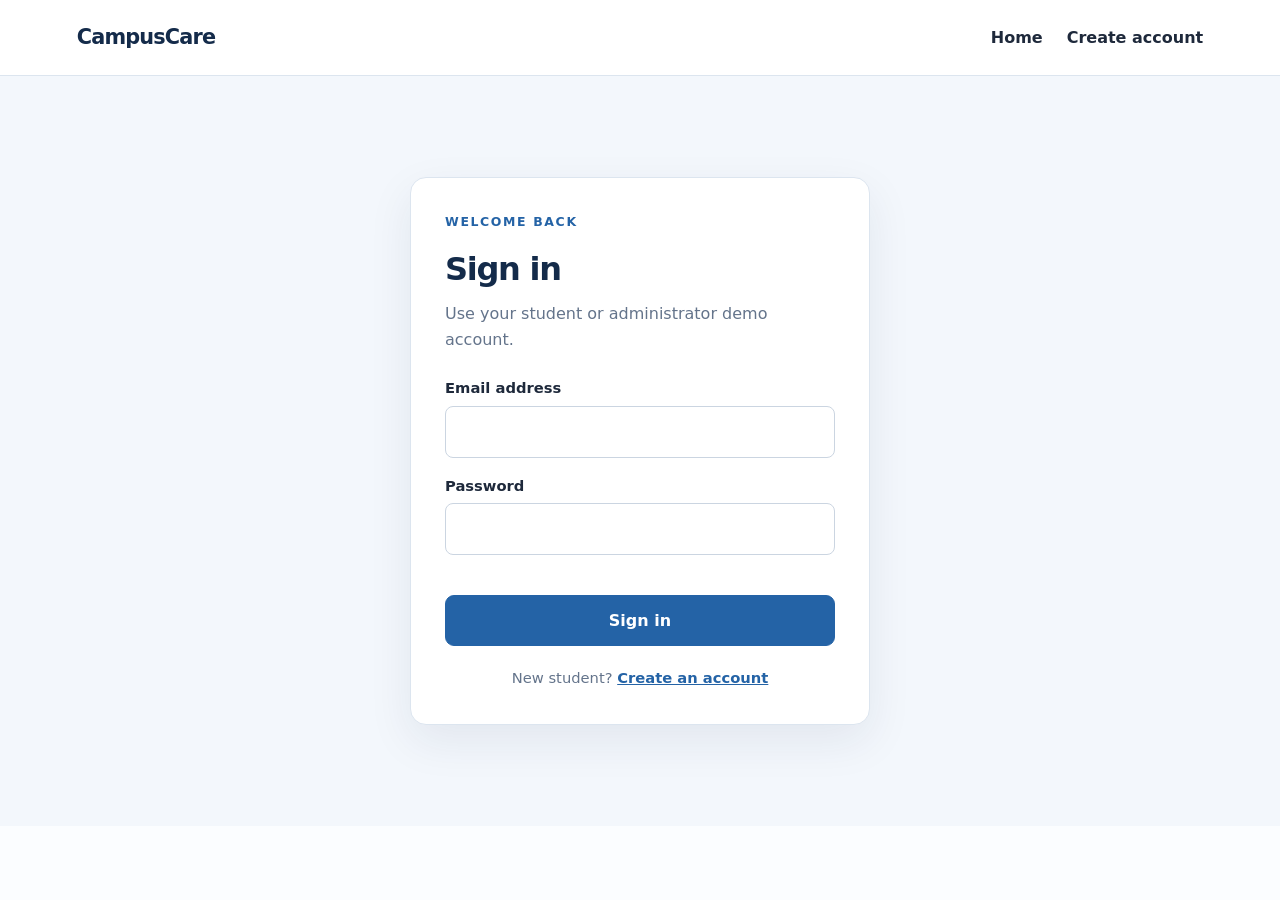
<file: student/my-requests.html>
<!DOCTYPE html>
<html lang="en">
<head>
    <meta charset="UTF-8">
    <meta name="viewport" content="width=device-width, initial-scale=1.0">

    <title>My Requests | CampusCare</title>

    <link rel="stylesheet" href="../css/style.css">
    <link rel="stylesheet" href="../css/dashboard.css">

    <style>
        .requests-page {
            max-width: 1150px;
            margin: 40px auto;
            padding: 0 20px;
        }

        .requests-heading {
            margin-bottom: 28px;
        }

        .requests-heading h1 {
            color: #183153;
            font-size: 30px;
            margin: 10px 0;
        }

        .requests-heading p {
            color: #64748b;
            line-height: 1.6;
        }

        .requests-panel {
            padding: 25px;
            background: white;
            border: 1px solid #e2e8f0;
            border-radius: 14px;
            box-shadow: 0 5px 20px rgba(20, 40, 70, 0.06);
        }

        .requests-toolbar {
            display: flex;
            justify-content: space-between;
            align-items: center;
            gap: 15px;
            flex-wrap: wrap;
            margin-bottom: 25px;
        }

        .requests-toolbar label {
            font-weight: 600;
            color: #263445;
        }

        .requests-toolbar select {
            min-width: 190px;
            padding: 11px 14px;
            border: 1px solid #cbd5e1;
            border-radius: 8px;
            background: white;
            font-size: 14px;
        }

        .requests-toolbar select:focus {
            outline: none;
            border-color: #1769aa;
            box-shadow: 0 0 0 3px rgba(23, 105, 170, 0.12);
        }

        .requests-description {
            margin-bottom: 20px;
            color: #64748b;
            font-size: 14px;
        }

        .requests-table-wrap {
            width: 100%;
            overflow-x: auto;
        }

        #my-requests-list table {
            width: 100%;
            border-collapse: collapse;
            background: white;
        }

        #my-requests-list th {
            background: #eaf1f8;
            color: #183153;
            font-weight: 600;
            white-space: nowrap;
        }

        #my-requests-list th,
        #my-requests-list td {
            padding: 15px;
            text-align: left;
            border-bottom: 1px solid #e8edf3;
        }

        #my-requests-list tr:hover td {
            background: #f8fafc;
        }

        .requests-info {
            margin-top: 22px;
            padding: 15px 18px;
            background: #eaf3fc;
            border-left: 4px solid #1769aa;
            border-radius: 7px;
            color: #28547b;
            line-height: 1.6;
        }

        @media (max-width: 650px) {
            .requests-page {
                margin: 25px auto;
                padding: 0 15px;
            }

            .requests-panel {
                padding: 17px;
            }

            .requests-toolbar {
                align-items: stretch;
                flex-direction: column;
            }

            .requests-toolbar select {
                width: 100%;
            }
        }
    </style>
</head>

<body>

<header class="site-header">
    <a class="brand" href="../index.html">CampusCare</a>

    <nav>
        <a href="dashboard.html">Dashboard</a>
        <a href="new-request.html">New request</a>
        <a href="my-requests.html" aria-current="page">My requests</a>
        <button class="link-button" data-logout>Sign out</button>
    </nav>
</header>

<main class="requests-page">

    <section class="requests-heading">
        <p class="eyebrow">Student portal / Request history</p>

        <h1>My maintenance requests</h1>

        <p>
            View and track all the maintenance problems
            you have reported on campus. Check the current
            status of each request below.
        </p>
    </section>

    <section class="requests-panel">

        <div class="requests-toolbar">

            <div>
                <label for="status-filter">Filter requests by status</label>
                <p class="requests-description">
                    Select a status to find specific requests.
                </p>
            </div>

            <select id="status-filter">
                <option value="All">All statuses</option>
                <option>Pending</option>
                <option>In Progress</option>
                <option>Completed</option>
            </select>

        </div>

        <div
            id="my-requests-list"
            class="table-wrap requests-table-wrap">
        </div>

    </section>

    <div class="requests-info">
        <strong>Request tracking:</strong>
        New requests are initially marked as Pending.
        The campus administrator updates the status as
        maintenance work progresses.
    </div>

</main>

<script src="../js/storage.js"></script>
<script src="../js/student.js"></script>

</body>
</html>
</file>
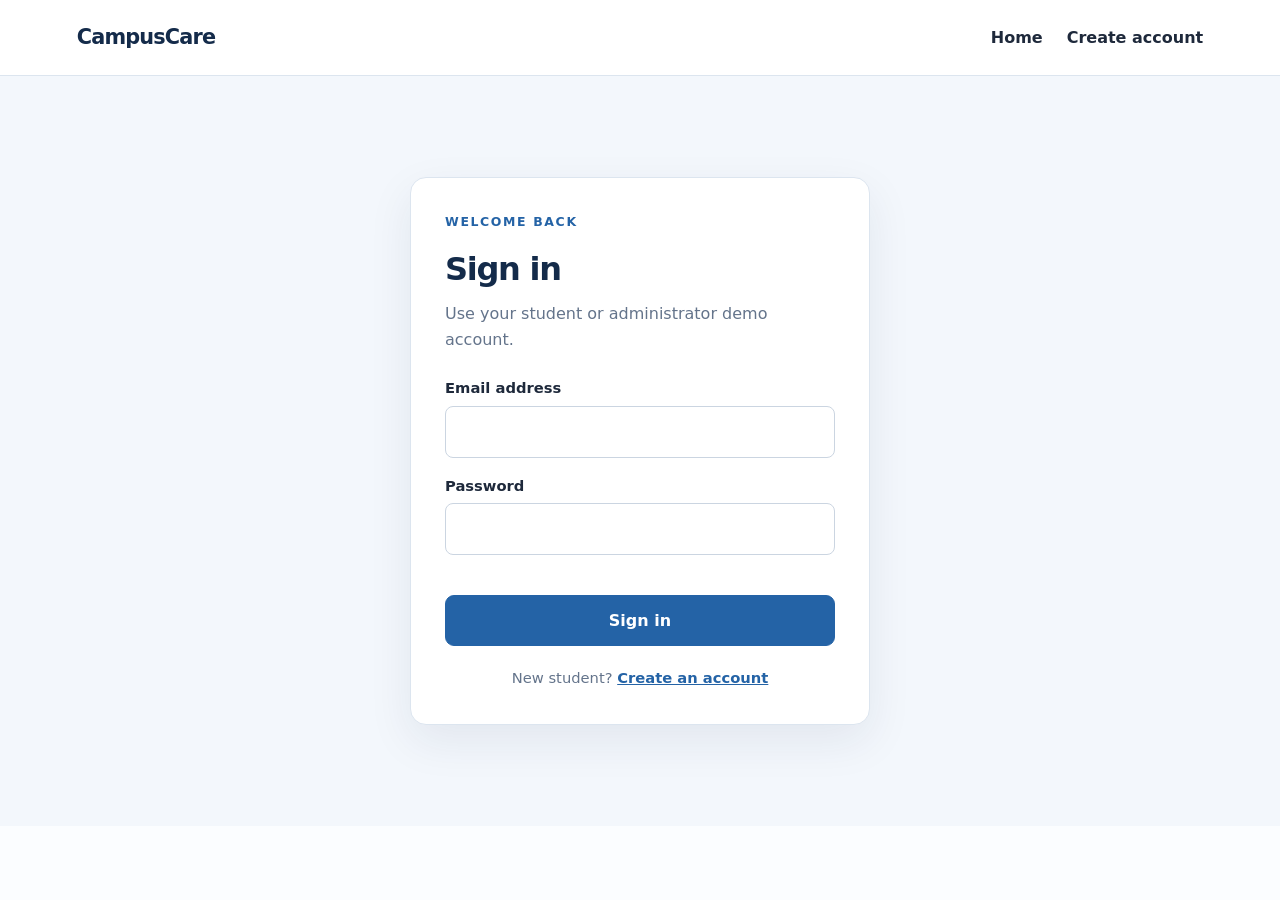
<file: student/new-request.html>
<!DOCTYPE html>
<html lang="en">
<head>
    <meta charset="UTF-8">
    <meta name="viewport" content="width=device-width, initial-scale=1.0">
    <title>New Request | CampusCare</title>

    <link rel="stylesheet" href="../css/style.css">
    <link rel="stylesheet" href="../css/dashboard.css">

    <style>
        .request-page {
            max-width: 850px;
            margin: 40px auto;
            padding: 0 20px;
        }

        .request-heading {
            margin-bottom: 28px;
        }

        .request-heading h1 {
            font-size: 30px;
            margin: 10px 0;
            color: #183153;
        }

        .request-heading p {
            color: #64748b;
            line-height: 1.6;
        }

        .request-form {
            max-width: 100%;
            padding: 30px;
            background: white;
            border: 1px solid #e2e8f0;
            border-radius: 14px;
            box-shadow: 0 5px 20px rgba(20, 40, 70, 0.07);
        }

        .request-form .field {
            margin-bottom: 20px;
        }

        .request-form label {
            display: block;
            margin-bottom: 9px;
            font-weight: 600;
            color: #263445;
        }

        .request-form input,
        .request-form select,
        .request-form textarea {
            width: 100%;
            padding: 13px 14px;
            border: 1px solid #cbd5e1;
            border-radius: 8px;
            background: #fff;
            font-size: 15px;
            font-family: inherit;
        }

        .request-form input:focus,
        .request-form select:focus,
        .request-form textarea:focus {
            outline: none;
            border-color: #1769aa;
            box-shadow: 0 0 0 3px rgba(23, 105, 170, 0.12);
        }

        .request-form textarea {
            resize: vertical;
            min-height: 130px;
        }

        .request-form .form-grid {
            display: grid;
            grid-template-columns: 1fr 1fr;
            gap: 20px;
        }

        .request-form .full {
            grid-column: 1 / -1;
        }

        .request-actions {
            display: flex;
            gap: 12px;
            flex-wrap: wrap;
            align-items: center;
        }

        .request-actions .button {
            min-width: 145px;
            text-align: center;
        }

        .request-info {
            margin-top: 22px;
            padding: 15px 18px;
            background: #eaf3fc;
            border-left: 4px solid #1769aa;
            border-radius: 7px;
            color: #28547b;
            line-height: 1.6;
        }

        @media (max-width: 650px) {
            .request-page {
                margin: 25px auto;
                padding: 0 15px;
            }

            .request-form {
                padding: 20px;
            }

            .request-form .form-grid {
                grid-template-columns: 1fr;
                gap: 0;
            }

            .request-form .full {
                grid-column: auto;
            }

            .request-actions {
                flex-direction: column;
                align-items: stretch;
            }

            .request-actions .button {
                width: 100%;
            }
        }
    </style>
</head>

<body>

<header class="site-header">
    <a class="brand" href="../index.html">CampusCare</a>

    <nav>
        <a href="dashboard.html">Dashboard</a>
        <a href="new-request.html" aria-current="page">New request</a>
        <a href="my-requests.html">My requests</a>
        <button class="link-button" data-logout>Sign out</button>
    </nav>
</header>

<main class="request-page">

    <section class="request-heading">
        <p class="eyebrow">Student portal / Maintenance</p>

        <h1>Submit a maintenance request</h1>

        <p>
            Having a problem on campus? Tell us about it.
            Provide accurate details so the maintenance team
            can understand and locate the problem quickly.
        </p>
    </section>

    <form id="request-form" class="request-form form-grid" novalidate>

        <div class="field full">
            <label for="title">Request title</label>
            <input
                type="text"
                id="title"
                name="title"
                required
                maxlength="90"
                placeholder="e.g. Broken classroom window">
        </div>

        <div class="form-grid full">

            <div class="field">
                <label for="category">Category</label>
                <select id="category" name="category" required>
                    <option value="">Choose a category</option>
                    <option>Electrical</option>
                    <option>Plumbing</option>
                    <option>Furniture</option>
                    <option>Building</option>
                    <option>Cleaning</option>
                    <option>Internet/IT</option>
                    <option>Other</option>
                </select>
            </div>

            <div class="field">
                <label for="location">Location</label>
                <input
                    type="text"
                    id="location"
                    name="location"
                    required
                    placeholder="e.g. Block B, Room 204">
            </div>

        </div>

        <div class="field full">
            <label for="description">Description</label>
            <textarea
                id="description"
                name="description"
                rows="5"
                required
                minlength="10"
                maxlength="1000"
                placeholder="Describe what happened and any useful details..."></textarea>
        </div>

        <div class="field">
            <label for="priority">Priority</label>
            <select id="priority" name="priority">
                <option>Normal</option>
                <option>High</option>
                <option>Urgent</option>
            </select>
        </div>

        <div class="field full">

            <div class="request-actions">
                <button class="button" type="submit">
                    Submit request
                </button>

                <a class="button button-outline" href="dashboard.html">
                    Cancel
                </a>
            </div>

            <p
                id="request-message"
                class="form-message"
                role="alert">
            </p>

        </div>

    </form>

    <div class="request-info">
        <strong>Important:</strong>
        Please provide the correct building and room location.
        Your request will initially be marked as Pending until
        the administrator reviews it.
    </div>

</main>

<script src="../js/storage.js"></script>
<script src="../js/student.js"></script>

</body>
</html>
</file>
<file: css/style.css>
:root {
  --navy: #142b4a;
  --blue: #2463a6;
  --blue-dark: #194d86;
  --pale: #eef5fc;
  --ink: #1e293b;
  --muted: #64748b;
  --line: #dce5ef;
  --white: #ffffff;
  --radius: 16px;
  font-family: Inter, ui-sans-serif, system-ui, -apple-system, BlinkMacSystemFont, "Segoe UI", sans-serif;
}
* { box-sizing: border-box; }
body { margin: 0; color: var(--ink); background: #fbfdff; line-height: 1.6; }
a { color: var(--blue); }
.site-header { min-height: 76px; padding: 16px max(6vw, 24px); display: flex; align-items: center; justify-content: space-between; gap: 24px; background: var(--white); border-bottom: 1px solid var(--line); }
.brand { color: var(--navy); text-decoration: none; font-size: 1.3rem; font-weight: 800; letter-spacing: -.04em; }
nav { display: flex; align-items: center; gap: 24px; }
nav a { color: var(--ink); text-decoration: none; font-weight: 600; }
nav a:hover, nav a[aria-current="page"] { color: var(--blue); }
.button { display: inline-flex; justify-content: center; align-items: center; border: 1px solid var(--blue); border-radius: 9px; padding: 12px 20px; color: var(--white); background: var(--blue); text-decoration: none; font: inherit; font-weight: 700; cursor: pointer; transition: .2s ease; }
.button:hover { background: var(--blue-dark); border-color: var(--blue-dark); }
.button-small { padding: 8px 15px; }
.button-outline { color: var(--blue); background: transparent; }
.button-outline:hover { color: var(--white); }
.hero { padding: 100px 24px 108px; text-align: center; background: radial-gradient(ellipse at top, #e5f1ff 0, #f8fbff 65%); }
.eyebrow { margin: 0 0 12px; color: var(--blue); font-size: .78rem; font-weight: 800; letter-spacing: .13em; text-transform: uppercase; }
.hero h1, .narrow-page h1 { max-width: 850px; margin: 0 auto 18px; color: var(--navy); font-size: clamp(2.5rem, 6vw, 4.6rem); line-height: 1.08; letter-spacing: -.055em; }
.hero h1 span { color: var(--blue); }
.hero-copy { max-width: 620px; margin: 0 auto; color: var(--muted); font-size: 1.12rem; }
.hero-actions { display: flex; flex-wrap: wrap; justify-content: center; gap: 12px; margin-top: 30px; }
.features { max-width: 1120px; margin: auto; padding: 72px 24px 90px; }
.section-heading { text-align: center; margin-bottom: 32px; }
.section-heading h2 { margin: 0; color: var(--navy); font-size: clamp(1.7rem, 4vw, 2.4rem); letter-spacing: -.04em; }
.feature-grid { display: grid; grid-template-columns: repeat(3, 1fr); gap: 18px; }
.feature-card { padding: 26px; border: 1px solid var(--line); border-radius: var(--radius); background: var(--white); box-shadow: 0 10px 30px rgba(20, 43, 74, .04); }
.feature-icon { display: grid; place-items: center; width: 42px; height: 42px; margin-bottom: 18px; border-radius: 12px; color: var(--blue); background: var(--pale); font-weight: 800; }
.feature-card h3 { margin: 0 0 8px; color: var(--navy); }
.feature-card p, .muted, .small-note { color: var(--muted); }
.site-footer { padding: 24px; text-align: center; border-top: 1px solid var(--line); color: var(--muted); font-size: .9rem; }
.site-footer p { margin: 4px 0; }
.narrow-page { max-width: 760px; min-height: 65vh; margin: auto; padding: 80px 24px; }
.narrow-page h1 { margin: 0 0 24px; font-size: clamp(2.2rem, 5vw, 3.4rem); }
.narrow-page h2 { margin-top: 36px; color: var(--navy); }
@media (max-width: 720px) {
  .site-header { align-items: flex-start; flex-direction: column; }
  nav { flex-wrap: wrap; gap: 14px; }
  .hero { padding: 72px 22px; }
  .feature-grid { grid-template-columns: 1fr; }
}

/* CAMPUSCARE - CINEMATIC SCROLL REVEAL */

body.reveal-enabled .scroll-reveal {
    opacity: 0;
    transform: translateY(65px) scale(0.97);
    filter: blur(8px);

    transition:
        opacity 1.8s ease,
        transform 1.8s cubic-bezier(0.16, 1, 0.3, 1),
        filter 1.5s ease;
}

body.reveal-enabled .scroll-reveal.is-visible {
    opacity: 1;
    transform: translateY(0) scale(1);
    filter: blur(0);
}

/* Dramatic stagger between feature cards */
body.reveal-enabled .feature-card:nth-child(1) {
    transition-delay: 0.2s;
}

body.reveal-enabled .feature-card:nth-child(2) {
    transition-delay: 0.55s;
}

body.reveal-enabled .feature-card:nth-child(3) {
    transition-delay: 1.5s;
}

/* Feature heading */
body.reveal-enabled .section-heading.scroll-reveal {
    transition-delay: 0.1s;
}

/* Footer */
body.reveal-enabled footer.scroll-reveal {
    transition-delay: 0.2s;
}

/* Accessibility */
@media (prefers-reduced-motion: reduce) {
    body.reveal-enabled .scroll-reveal {
        opacity: 1;
        transform: none;
        filter: none;
        transition: none;
    }
}
</file>
<file: css/auth.css>
.auth-wrap { min-height: calc(100vh - 150px); display: grid; place-items: center; padding: 48px 20px; background: #f3f7fc; }
.auth-card { width: min(100%, 460px); padding: 34px; border: 1px solid #dce5ef; border-radius: 16px; background: #fff; box-shadow: 0 16px 45px rgba(20, 43, 74, .08); }
.auth-card h1 { margin: 0; color: #142b4a; font-size: 2rem; letter-spacing: -.04em; }
.auth-card .muted { margin-top: 6px; margin-bottom: 24px; }
.auth-card label { display: block; margin: 16px 0 6px; font-weight: 700; font-size: .92rem; }
.auth-card input { width: 100%; padding: 12px 13px; border: 1px solid #cbd5e1; border-radius: 8px; font: inherit; }
.auth-card input:focus { outline: 3px solid #d9eaff; border-color: #2463a6; }
.full-width { width: 100%; margin-top: 10px; }
.form-message { min-height: 1.4em; margin: 10px 0 0; color: #b42318; font-size: .9rem; }
.auth-switch { margin: 20px 0 0; text-align: center; color: #64748b; font-size: .92rem; }
.auth-switch a { font-weight: 700; }
</file>
<file: css/dashboard.css>
/* GENERAL DASHBOARD STYLING */
* {
    box-sizing: border-box;
}

body {
    margin: 0;
    padding: 0;
    font-family: Arial, sans-serif;
    background: #f4f7fb;
    color: #263445;
}

main {
    padding: 30px;
}

h1, h2, h3 {
    color: #183153;
}

/* DASHBOARD HEADINGS */
.dashboard-header,
header {
    padding: 20px 30px;
    background: #ffffff;
    border-bottom: 1px solid #e5eaf0;
}

.dashboard-header h1,
header h1 {
    margin: 0 0 8px;
}

/* DASHBOARD LAYOUT */
.dashboard-container {
    display: flex;
    min-height: 100vh;
}

.sidebar {
    width: 240px;
    padding: 25px 18px;
    background: #183153;
    color: white;
}

.sidebar a {
    display: block;
    padding: 13px 15px;
    margin: 7px 0;
    color: white;
    text-decoration: none;
    border-radius: 7px;
}

.sidebar a:hover,
.sidebar a.active {
    background: #2d527d;
}

.main-content {
    flex: 1;
    padding: 30px;
    min-width: 0;
}

/* STATISTICS CARDS */
.stats-grid,
.dashboard-stats,
.stats-container {
    display: grid;
    grid-template-columns: repeat(auto-fit, minmax(180px, 1fr));
    gap: 20px;
    margin: 25px 0;
}

.stat-card,
.stat-box {
    padding: 22px;
    background: white;
    border-radius: 12px;
    box-shadow: 0 3px 12px rgba(20, 40, 70, 0.07);
    border: 1px solid #e8edf3;
}

.stat-card h3,
.stat-box h3 {
    margin-top: 0;
    color: #64748b;
    font-size: 15px;
}

.stat-card p,
.stat-box p {
    margin-bottom: 0;
    font-size: 28px;
    font-weight: bold;
    color: #183153;
}

/* CONTENT PANELS */
.card,
.dashboard-card,
.content-card,
.request-card {
    padding: 22px;
    margin: 20px 0;
    background: white;
    border-radius: 12px;
    box-shadow: 0 3px 12px rgba(20, 40, 70, 0.06);
}

/* BUTTONS */
button,
.btn,
a.button {
    display: inline-block;
    padding: 11px 18px;
    border: none;
    border-radius: 7px;
    background: #1769aa;
    color: white;
    font-size: 14px;
    text-decoration: none;
    cursor: pointer;
}

button:hover,
.btn:hover,
a.button:hover {
    background: #105487;
}

/* FORMS */
form {
    max-width: 750px;
    padding: 24px;
    background: white;
    border-radius: 12px;
}

label {
    display: block;
    margin: 15px 0 7px;
    font-weight: 600;
}

input,
select,
textarea {
    width: 100%;
    padding: 12px;
    border: 1px solid #cbd5e1;
    border-radius: 7px;
    font: inherit;
    background: white;
}

textarea {
    min-height: 120px;
    resize: vertical;
}

input:focus,
select:focus,
textarea:focus {
    outline: 2px solid #8bbce5;
    border-color: #1769aa;
}

/* TABLES */
table {
    width: 100%;
    border-collapse: collapse;
    background: white;
    border-radius: 10px;
    overflow: hidden;
}

th,
td {
    padding: 14px;
    text-align: left;
    border-bottom: 1px solid #e8edf3;
}

th {
    background: #eaf1f8;
    color: #183153;
}

/* STATUS LABELS */
.status {
    display: inline-block;
    padding: 6px 10px;
    border-radius: 20px;
    background: #fff1c2;
    color: #805b00;
    font-size: 12px;
    font-weight: bold;
}

/* MOBILE RESPONSIVENESS */
@media (max-width: 700px) {
    .dashboard-container {
        flex-direction: column;
    }

    .sidebar {
        width: 100%;
    }

    main,
    .main-content {
        padding: 18px;
    }

    .stats-grid,
    .dashboard-stats,
    .stats-container {
        grid-template-columns: 1fr;
    }

    table {
        display: block;
        overflow-x: auto;
    }
}

/* ===== NEW MAINTENANCE REQUEST PAGE ===== */

.request-page {
    max-width: 950px;
    margin: 30px auto;
    padding: 20px;
}

.request-page-header {
    margin-bottom: 25px;
}

.request-page-header h1 {
    font-size: 30px;
    margin-bottom: 10px;
}

.request-page-header p {
    color: #64748b;
    line-height: 1.6;
}

.request-form {
    max-width: 100%;
    padding: 30px;
    background: #ffffff;
    border: 1px solid #e2e8f0;
    border-radius: 14px;
    box-shadow: 0 5px 20px rgba(20, 40, 70, 0.06);
}

.request-form .form-group {
    margin-bottom: 20px;
}

.request-form label {
    display: block;
    margin-bottom: 9px;
    color: #263445;
    font-weight: 600;
}

.request-form input,
.request-form select,
.request-form textarea {
    width: 100%;
    padding: 13px 14px;
    border: 1px solid #cbd5e1;
    border-radius: 8px;
    background: #fdfefe;
    font-size: 15px;
    transition: border-color 0.2s, box-shadow 0.2s;
}

.request-form input:focus,
.request-form select:focus,
.request-form textarea:focus {
    outline: none;
    border-color: #1769aa;
    box-shadow: 0 0 0 3px rgba(23, 105, 170, 0.12);
}

.request-form textarea {
    min-height: 140px;
    resize: vertical;
}

.request-form .form-row {
    display: grid;
    grid-template-columns: 1fr 1fr;
    gap: 20px;
}

.request-form button[type="submit"] {
    width: 100%;
    padding: 14px;
    margin-top: 10px;
    background: #1769aa;
    color: white;
    font-size: 16px;
    font-weight: 600;
    border: none;
    border-radius: 8px;
    cursor: pointer;
}

.request-form button[type="submit"]:hover {
    background: #105487;
}

.request-note {
    margin-top: 20px;
    padding: 15px;
    background: #eaf3fc;
    color: #28547b;
    border-left: 4px solid #1769aa;
    border-radius: 7px;
    line-height: 1.5;
}

@media (max-width: 650px) {
    .request-page {
        padding: 15px;
        margin: 10px auto;
    }

    .request-form {
        padding: 20px;
    }

    .request-form .form-row {
        grid-template-columns: 1fr;
        gap: 0;
    }
}
</file>
